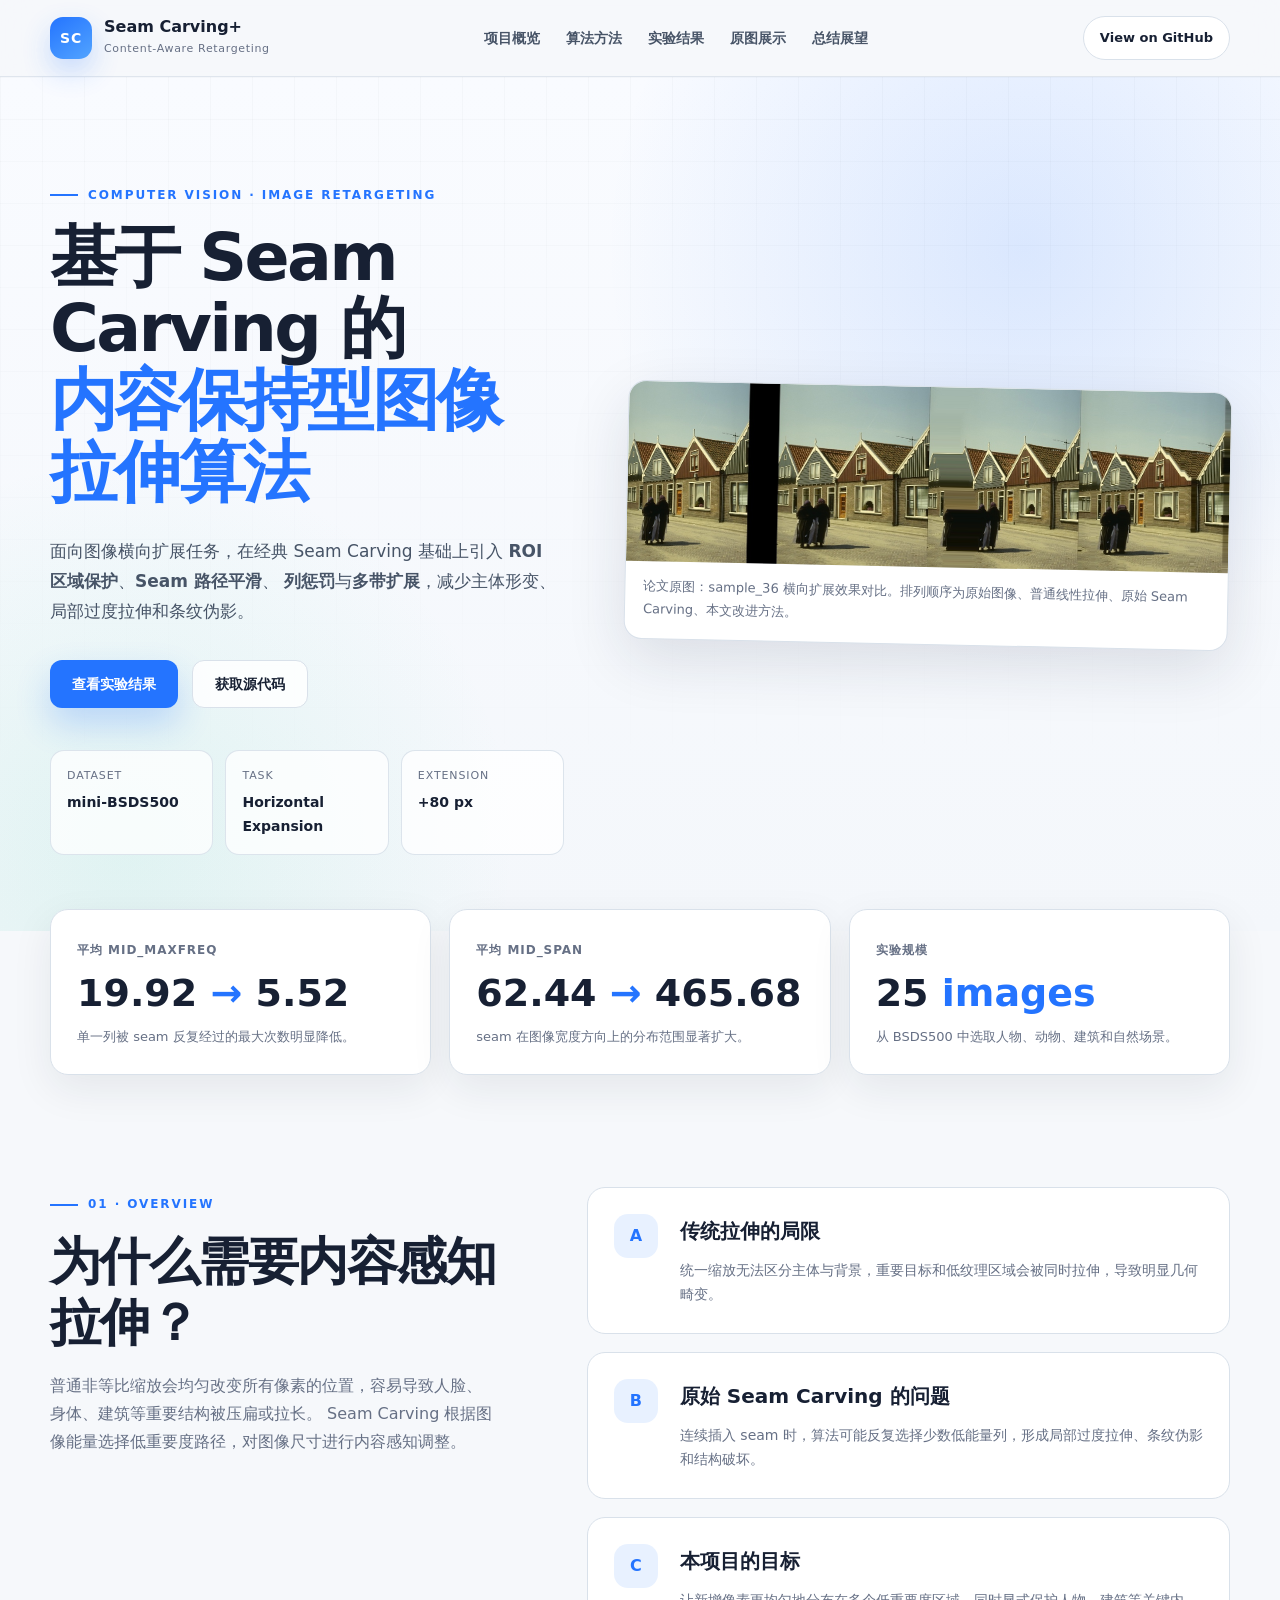
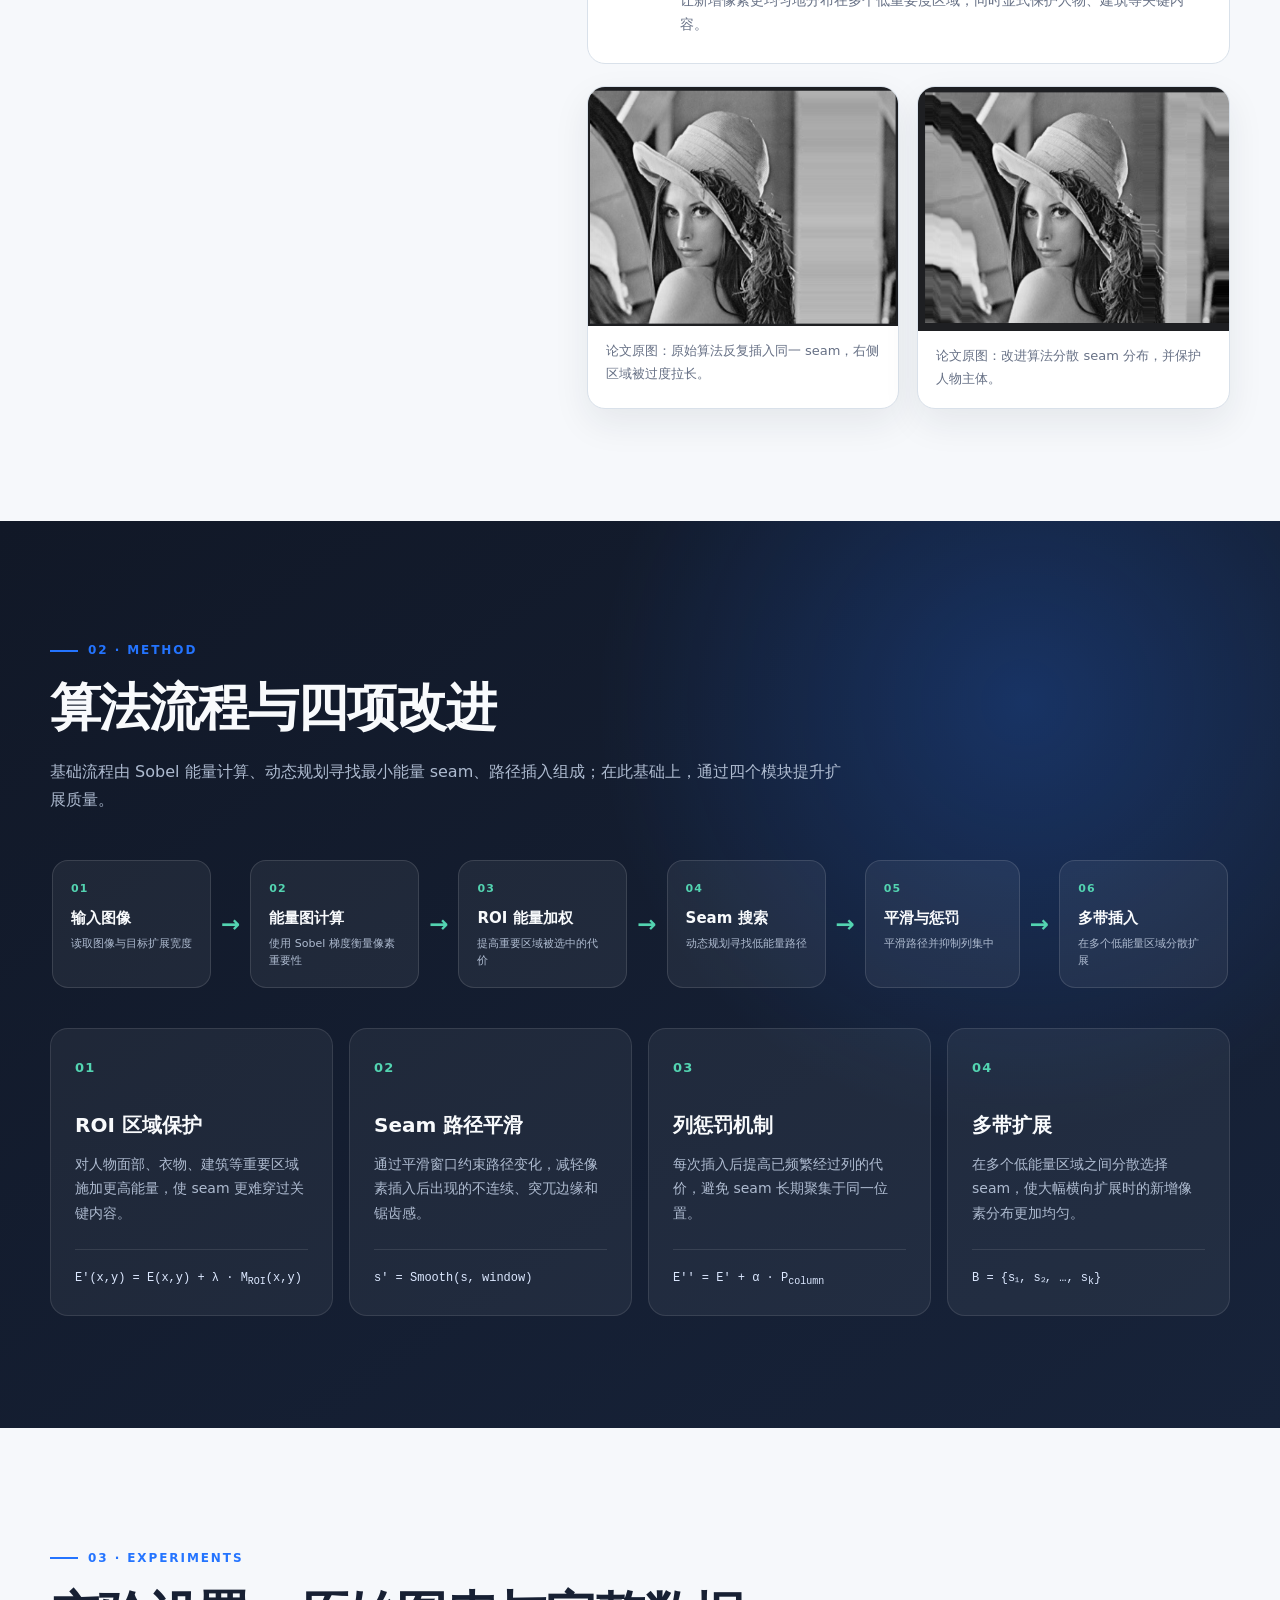
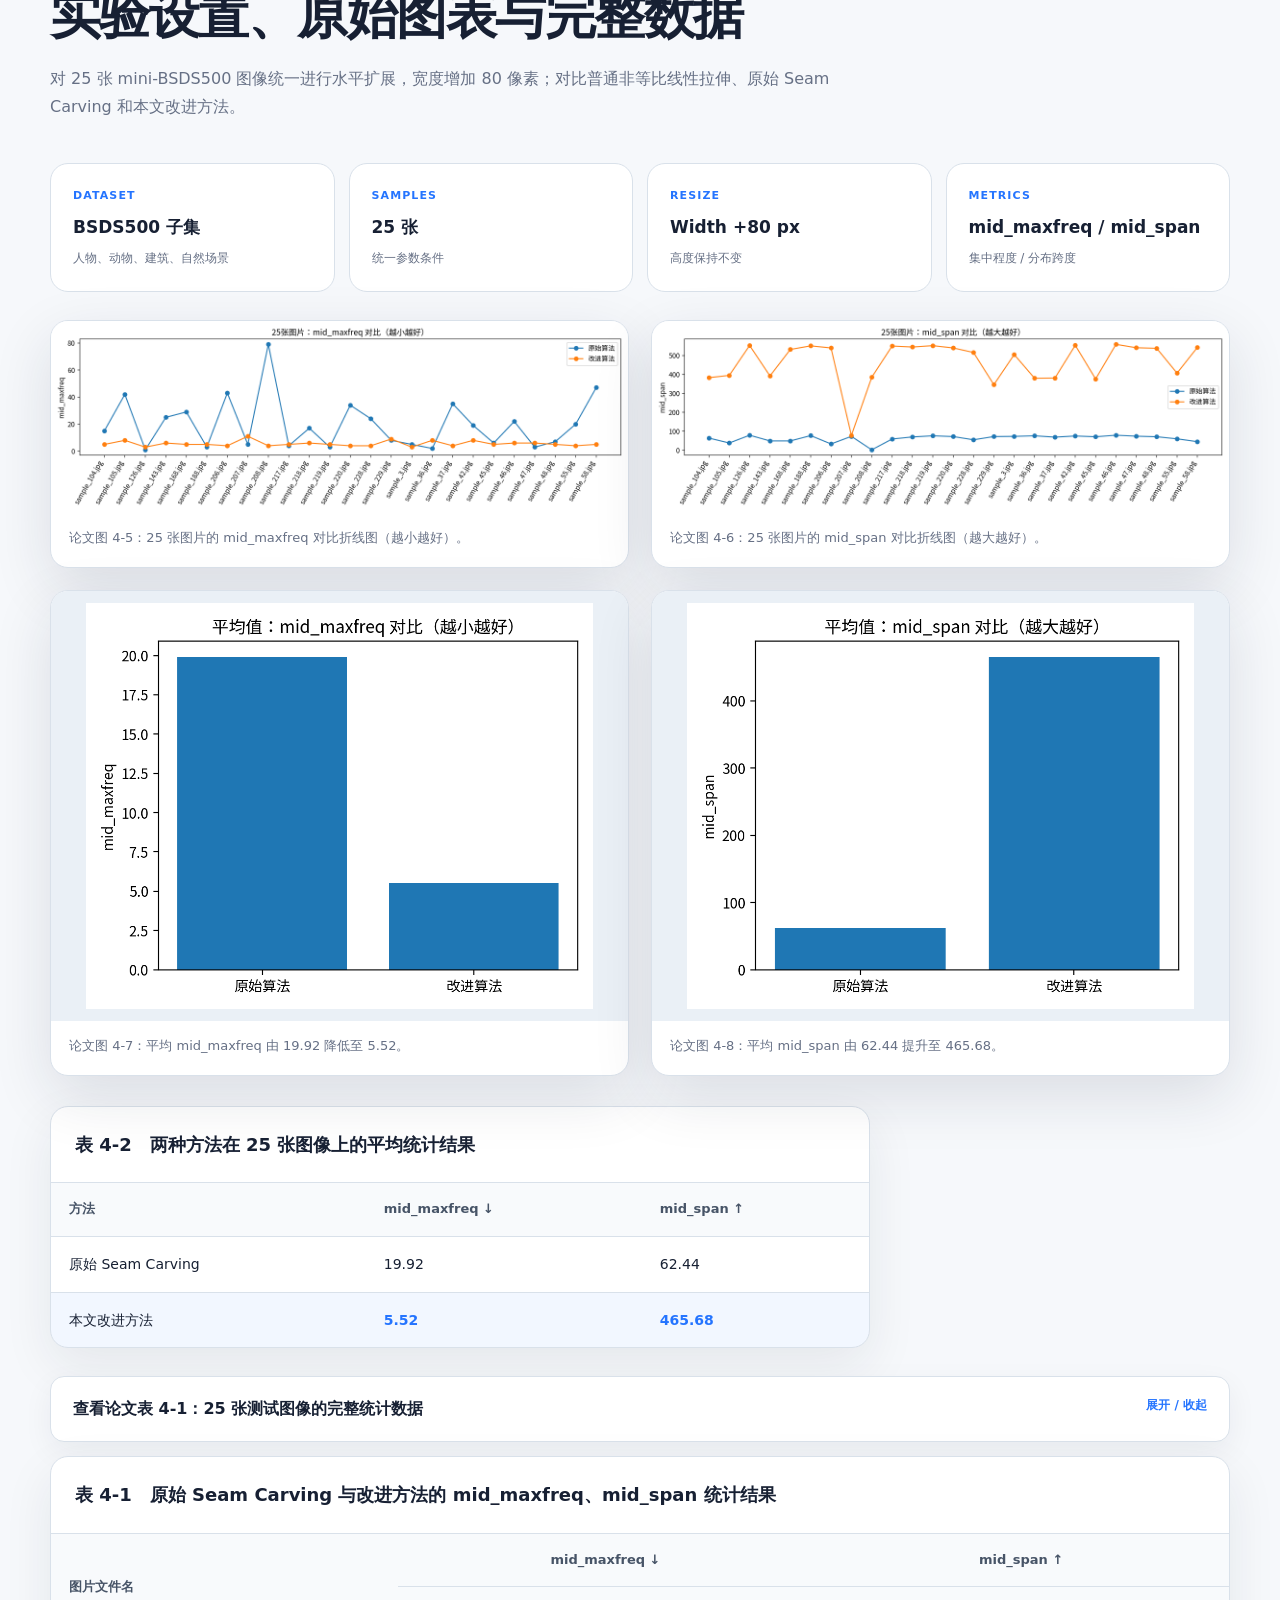
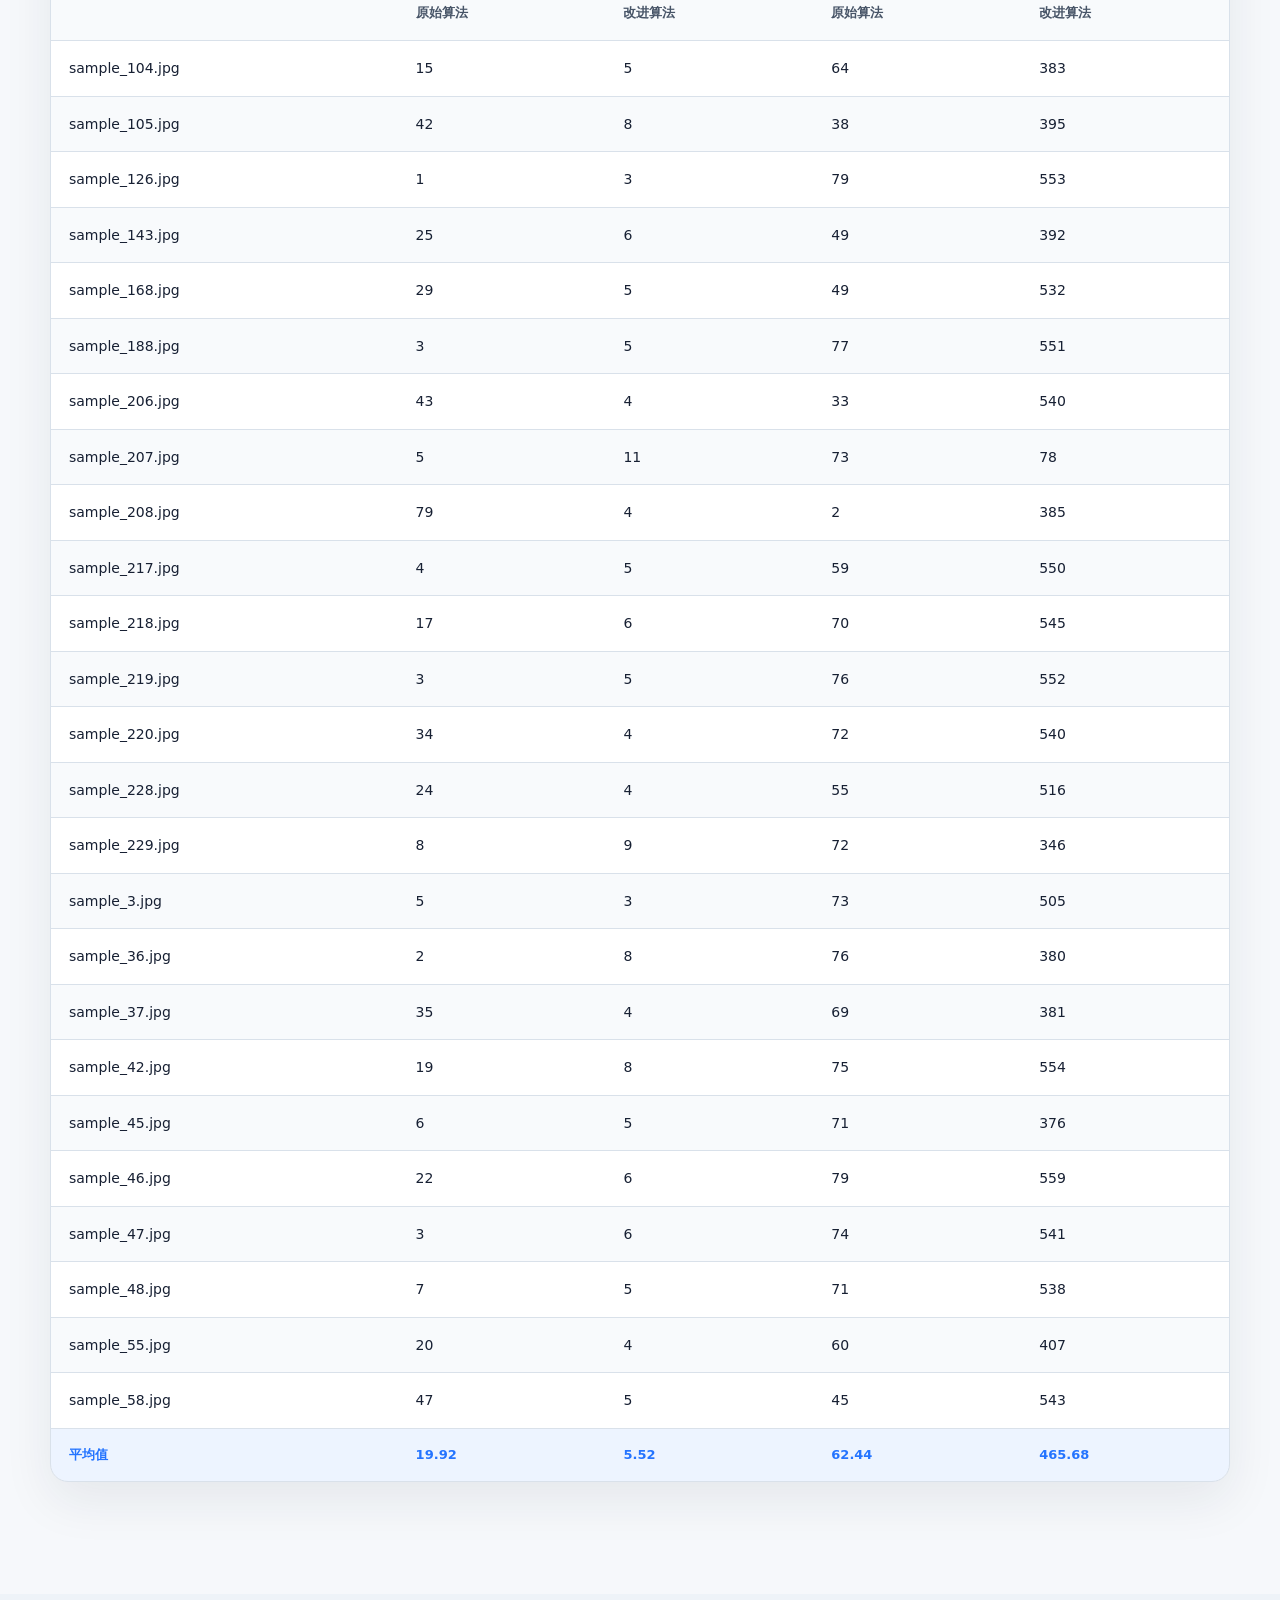
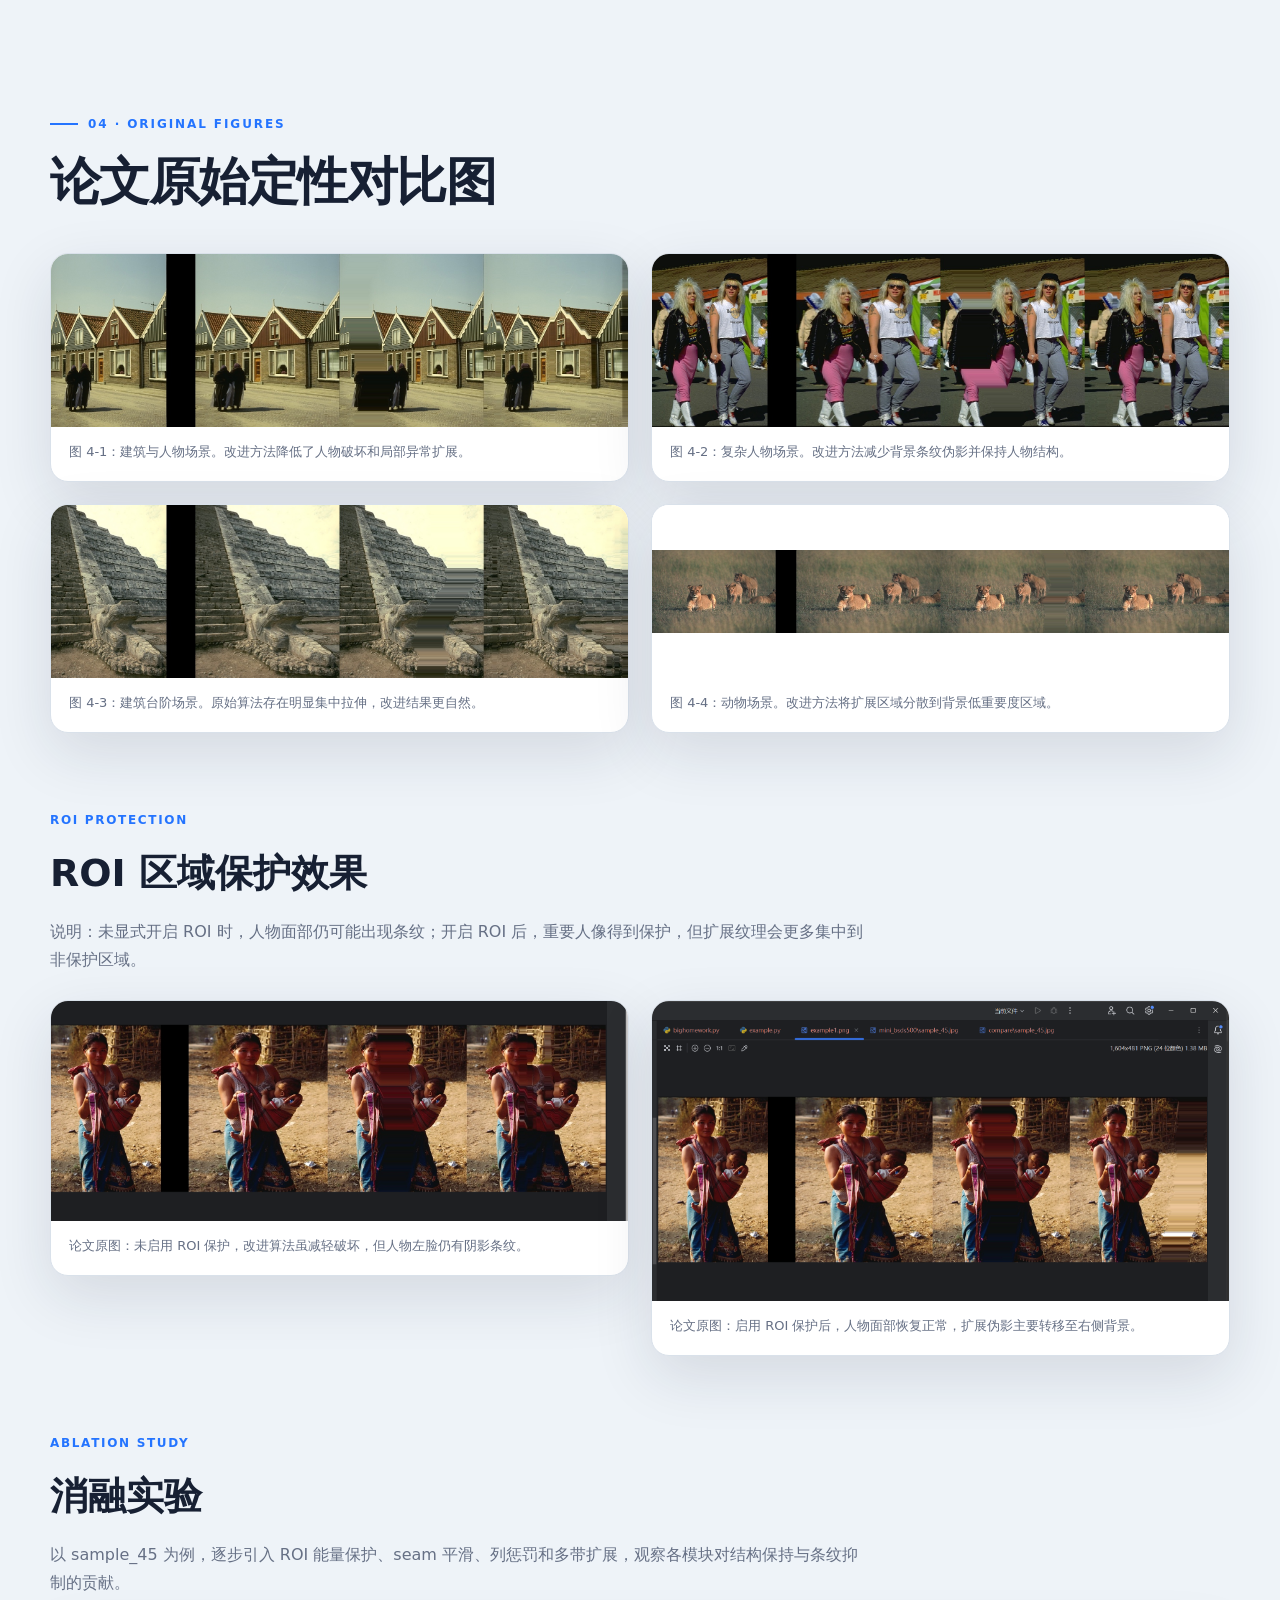
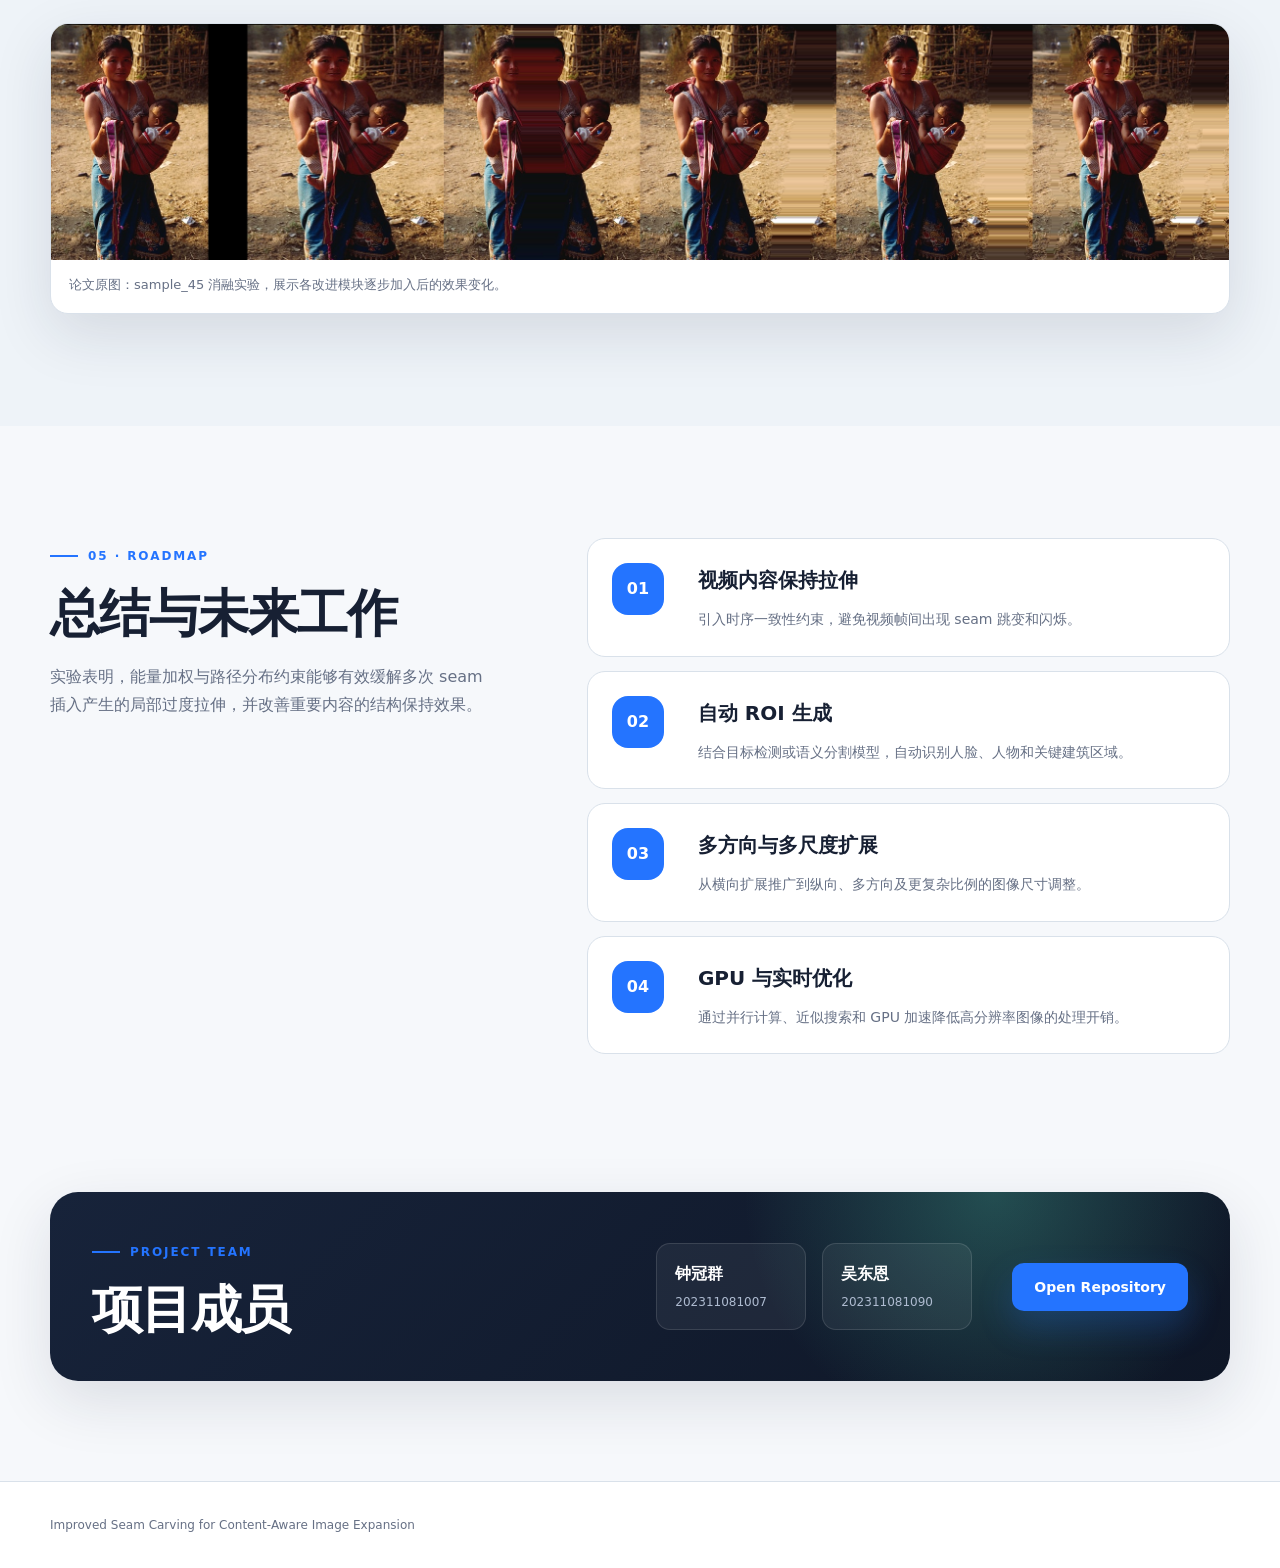
<file: index.html>
<!DOCTYPE html>
<html lang="zh-CN">
<head>
  <meta charset="UTF-8" />
  <meta name="viewport" content="width=device-width, initial-scale=1.0" />
  <meta name="description" content="基于 Seam Carving 的内容保持型图像拉伸算法项目介绍网页。页面使用论文中的原始实验图片、折线图、柱状图和实验表格。" />
  <title>基于 Seam Carving 的内容保持型图像拉伸算法</title>
  <link rel="stylesheet" href="style.css" />
</head>
<body>
  <a class="skip-link" href="#main">跳到正文</a>

  <header class="site-header">
    <div class="container nav-wrap">
      <a class="brand" href="#top" aria-label="返回页面顶部">
        <span class="brand-mark">SC</span>
        <span>
          <strong>Seam Carving+</strong>
          <small>Content-Aware Retargeting</small>
        </span>
      </a>

      <nav class="site-nav" aria-label="主导航">
        <a href="#overview">项目概览</a>
        <a href="#method">算法方法</a>
        <a href="#results">实验结果</a>
        <a href="#gallery">原图展示</a>
        <a href="#future">总结展望</a>
      </nav>

      <a class="nav-button" href="https://github.com/cyrene-miniboom/DIP_seam-carving" target="_blank" rel="noreferrer">View on GitHub</a>
    </div>
  </header>

  <main id="main">
    <section class="hero" id="top">
      <div class="hero-grid container">
        <div class="hero-copy">
          <span class="eyebrow">COMPUTER VISION · IMAGE RETARGETING</span>
          <h1>基于 Seam Carving 的<br /><span>内容保持型图像拉伸算法</span></h1>
          <p class="hero-lead">
            面向图像横向扩展任务，在经典 Seam Carving 基础上引入
            <strong>ROI 区域保护</strong>、<strong>Seam 路径平滑</strong>、
            <strong>列惩罚</strong>与<strong>多带扩展</strong>，减少主体形变、局部过度拉伸和条纹伪影。
          </p>

          <div class="hero-actions">
            <a class="button button-primary" href="#results">查看实验结果</a>
            <a class="button button-secondary" href="https://github.com/cyrene-miniboom/DIP_seam-carving" target="_blank" rel="noreferrer">获取源代码</a>
          </div>

          <div class="hero-meta" aria-label="项目信息">
            <div><span>Dataset</span><strong>mini-BSDS500</strong></div>
            <div><span>Task</span><strong>Horizontal Expansion</strong></div>
            <div><span>Extension</span><strong>+80 px</strong></div>
          </div>
        </div>

        <figure class="media-frame media-frame-hero paper-figure">
          <img src="images/sample-36-comparison.png" alt="论文中 sample_36 的原图、普通拉伸、原始 Seam Carving 和改进方法横向扩展结果对比" />
          <figcaption>
            论文原图：sample_36 横向扩展效果对比。排列顺序为原始图像、普通线性拉伸、原始 Seam Carving、本文改进方法。
          </figcaption>
        </figure>
      </div>
    </section>

    <section class="stats-section" aria-label="核心实验指标">
      <div class="container stats-grid">
        <article class="stat-card">
          <span class="stat-label">平均 mid_maxfreq</span>
          <strong>19.92 <i>→</i> 5.52</strong>
          <p>单一列被 seam 反复经过的最大次数明显降低。</p>
        </article>
        <article class="stat-card">
          <span class="stat-label">平均 mid_span</span>
          <strong>62.44 <i>→</i> 465.68</strong>
          <p>seam 在图像宽度方向上的分布范围显著扩大。</p>
        </article>
        <article class="stat-card">
          <span class="stat-label">实验规模</span>
          <strong>25 <i>images</i></strong>
          <p>从 BSDS500 中选取人物、动物、建筑和自然场景。</p>
        </article>
      </div>
    </section>

    <section class="section" id="overview">
      <div class="container split-layout">
        <div class="section-heading sticky-heading">
          <span class="eyebrow">01 · OVERVIEW</span>
          <h2>为什么需要内容感知拉伸？</h2>
          <p>
            普通非等比缩放会均匀改变所有像素的位置，容易导致人脸、身体、建筑等重要结构被压扁或拉长。
            Seam Carving 根据图像能量选择低重要度路径，对图像尺寸进行内容感知调整。
          </p>
        </div>

        <div class="content-stack">
          <article class="feature-row">
            <span class="feature-index">A</span>
            <div><h3>传统拉伸的局限</h3><p>统一缩放无法区分主体与背景，重要目标和低纹理区域会被同时拉伸，导致明显几何畸变。</p></div>
          </article>
          <article class="feature-row">
            <span class="feature-index">B</span>
            <div><h3>原始 Seam Carving 的问题</h3><p>连续插入 seam 时，算法可能反复选择少数低能量列，形成局部过度拉伸、条纹伪影和结构破坏。</p></div>
          </article>
          <article class="feature-row">
            <span class="feature-index">C</span>
            <div><h3>本项目的目标</h3><p>让新增像素更均匀地分布在多个低重要度区域，同时显式保护人物、建筑等关键内容。</p></div>
          </article>

          <div class="before-after-grid">
            <figure class="media-frame paper-figure compact-figure">
              <img src="images/lenna-original-result.png" alt="论文中的 Lenna 原始 Seam Carving 扩展结果" />
              <figcaption>论文原图：原始算法反复插入同一 seam，右侧区域被过度拉长。</figcaption>
            </figure>
            <figure class="media-frame paper-figure compact-figure">
              <img src="images/lenna-improved-result.png" alt="论文中的 Lenna 改进 Seam Carving 扩展结果" />
              <figcaption>论文原图：改进算法分散 seam 分布，并保护人物主体。</figcaption>
            </figure>
          </div>
        </div>
      </div>
    </section>

    <section class="section section-dark" id="method">
      <div class="container">
        <div class="section-heading section-heading-wide">
          <span class="eyebrow">02 · METHOD</span>
          <h2>算法流程与四项改进</h2>
          <p>基础流程由 Sobel 能量计算、动态规划寻找最小能量 seam、路径插入组成；在此基础上，通过四个模块提升扩展质量。</p>
        </div>

        <div class="process-flow" aria-label="改进 Seam Carving 算法流程">
          <div><span>01</span><strong>输入图像</strong><small>读取图像与目标扩展宽度</small></div>
          <b>→</b>
          <div><span>02</span><strong>能量图计算</strong><small>使用 Sobel 梯度衡量像素重要性</small></div>
          <b>→</b>
          <div><span>03</span><strong>ROI 能量加权</strong><small>提高重要区域被选中的代价</small></div>
          <b>→</b>
          <div><span>04</span><strong>Seam 搜索</strong><small>动态规划寻找低能量路径</small></div>
          <b>→</b>
          <div><span>05</span><strong>平滑与惩罚</strong><small>平滑路径并抑制列集中</small></div>
          <b>→</b>
          <div><span>06</span><strong>多带插入</strong><small>在多个低能量区域分散扩展</small></div>
        </div>

        <div class="method-grid">
          <article class="method-card">
            <span class="method-number">01</span>
            <h3>ROI 区域保护</h3>
            <p>对人物面部、衣物、建筑等重要区域施加更高能量，使 seam 更难穿过关键内容。</p>
            <code>E'(x,y) = E(x,y) + λ · M<sub>ROI</sub>(x,y)</code>
          </article>
          <article class="method-card">
            <span class="method-number">02</span>
            <h3>Seam 路径平滑</h3>
            <p>通过平滑窗口约束路径变化，减轻像素插入后出现的不连续、突兀边缘和锯齿感。</p>
            <code>s' = Smooth(s, window)</code>
          </article>
          <article class="method-card">
            <span class="method-number">03</span>
            <h3>列惩罚机制</h3>
            <p>每次插入后提高已频繁经过列的代价，避免 seam 长期聚集于同一位置。</p>
            <code>E'' = E' + α · P<sub>column</sub></code>
          </article>
          <article class="method-card">
            <span class="method-number">04</span>
            <h3>多带扩展</h3>
            <p>在多个低能量区域之间分散选择 seam，使大幅横向扩展时的新增像素分布更加均匀。</p>
            <code>B = {s₁, s₂, …, s<sub>k</sub>}</code>
          </article>
        </div>
      </div>
    </section>

    <section class="section" id="results">
      <div class="container">
        <div class="section-heading section-heading-wide">
          <span class="eyebrow">03 · EXPERIMENTS</span>
          <h2>实验设置、原始图表与完整数据</h2>
          <p>对 25 张 mini-BSDS500 图像统一进行水平扩展，宽度增加 80 像素；对比普通非等比线性拉伸、原始 Seam Carving 和本文改进方法。</p>
        </div>

        <div class="experiment-info">
          <article><span>Dataset</span><strong>BSDS500 子集</strong><p>人物、动物、建筑、自然场景</p></article>
          <article><span>Samples</span><strong>25 张</strong><p>统一参数条件</p></article>
          <article><span>Resize</span><strong>Width +80 px</strong><p>高度保持不变</p></article>
          <article><span>Metrics</span><strong>mid_maxfreq / mid_span</strong><p>集中程度 / 分布跨度</p></article>
        </div>

        <div class="chart-grid">
          <figure class="media-frame paper-figure">
            <img src="images/chart-mid-maxfreq-line.png" alt="论文图 4-5：25 张图片的 mid_maxfreq 对比折线图" />
            <figcaption>论文图 4-5：25 张图片的 mid_maxfreq 对比折线图（越小越好）。</figcaption>
          </figure>
          <figure class="media-frame paper-figure">
            <img src="images/chart-mid-span-line.png" alt="论文图 4-6：25 张图片的 mid_span 对比折线图" />
            <figcaption>论文图 4-6：25 张图片的 mid_span 对比折线图（越大越好）。</figcaption>
          </figure>
          <figure class="media-frame paper-figure">
            <img src="images/chart-mid-maxfreq-average.png" alt="论文图 4-7：mid_maxfreq 平均值对比柱状图" />
            <figcaption>论文图 4-7：平均 mid_maxfreq 由 19.92 降低至 5.52。</figcaption>
          </figure>
          <figure class="media-frame paper-figure">
            <img src="images/chart-mid-span-average.png" alt="论文图 4-8：mid_span 平均值对比柱状图" />
            <figcaption>论文图 4-8：平均 mid_span 由 62.44 提升至 465.68。</figcaption>
          </figure>
        </div>

        <div class="metrics-table-wrap summary-table-wrap">
          <table class="metrics-table">
            <caption>表 4-2　两种方法在 25 张图像上的平均统计结果</caption>
            <thead><tr><th>方法</th><th>mid_maxfreq ↓</th><th>mid_span ↑</th></tr></thead>
            <tbody>
              <tr><td>原始 Seam Carving</td><td>19.92</td><td>62.44</td></tr>
              <tr class="highlight-row"><td>本文改进方法</td><td>5.52</td><td>465.68</td></tr>
            </tbody>
          </table>
        </div>

        <details class="full-table" open>
          <summary>查看论文表 4-1：25 张测试图像的完整统计数据</summary>
          <div class="metrics-table-wrap">
            <table class="metrics-table detailed-table">
              <caption>表 4-1　原始 Seam Carving 与改进方法的 mid_maxfreq、mid_span 统计结果</caption>
              <thead>
                <tr>
                  <th rowspan="2">图片文件名</th>
                  <th colspan="2">mid_maxfreq ↓</th>
                  <th colspan="2">mid_span ↑</th>
                </tr>
                <tr>
                  <th>原始算法</th><th>改进算法</th><th>原始算法</th><th>改进算法</th>
                </tr>
              </thead>
              <tbody>
                <tr><td>sample_104.jpg</td><td>15</td><td>5</td><td>64</td><td>383</td></tr>
                <tr><td>sample_105.jpg</td><td>42</td><td>8</td><td>38</td><td>395</td></tr>
                <tr><td>sample_126.jpg</td><td>1</td><td>3</td><td>79</td><td>553</td></tr>
                <tr><td>sample_143.jpg</td><td>25</td><td>6</td><td>49</td><td>392</td></tr>
                <tr><td>sample_168.jpg</td><td>29</td><td>5</td><td>49</td><td>532</td></tr>
                <tr><td>sample_188.jpg</td><td>3</td><td>5</td><td>77</td><td>551</td></tr>
                <tr><td>sample_206.jpg</td><td>43</td><td>4</td><td>33</td><td>540</td></tr>
                <tr><td>sample_207.jpg</td><td>5</td><td>11</td><td>73</td><td>78</td></tr>
                <tr><td>sample_208.jpg</td><td>79</td><td>4</td><td>2</td><td>385</td></tr>
                <tr><td>sample_217.jpg</td><td>4</td><td>5</td><td>59</td><td>550</td></tr>
                <tr><td>sample_218.jpg</td><td>17</td><td>6</td><td>70</td><td>545</td></tr>
                <tr><td>sample_219.jpg</td><td>3</td><td>5</td><td>76</td><td>552</td></tr>
                <tr><td>sample_220.jpg</td><td>34</td><td>4</td><td>72</td><td>540</td></tr>
                <tr><td>sample_228.jpg</td><td>24</td><td>4</td><td>55</td><td>516</td></tr>
                <tr><td>sample_229.jpg</td><td>8</td><td>9</td><td>72</td><td>346</td></tr>
                <tr><td>sample_3.jpg</td><td>5</td><td>3</td><td>73</td><td>505</td></tr>
                <tr><td>sample_36.jpg</td><td>2</td><td>8</td><td>76</td><td>380</td></tr>
                <tr><td>sample_37.jpg</td><td>35</td><td>4</td><td>69</td><td>381</td></tr>
                <tr><td>sample_42.jpg</td><td>19</td><td>8</td><td>75</td><td>554</td></tr>
                <tr><td>sample_45.jpg</td><td>6</td><td>5</td><td>71</td><td>376</td></tr>
                <tr><td>sample_46.jpg</td><td>22</td><td>6</td><td>79</td><td>559</td></tr>
                <tr><td>sample_47.jpg</td><td>3</td><td>6</td><td>74</td><td>541</td></tr>
                <tr><td>sample_48.jpg</td><td>7</td><td>5</td><td>71</td><td>538</td></tr>
                <tr><td>sample_55.jpg</td><td>20</td><td>4</td><td>60</td><td>407</td></tr>
                <tr><td>sample_58.jpg</td><td>47</td><td>5</td><td>45</td><td>543</td></tr>
              </tbody>
              <tfoot><tr><th>平均值</th><th>19.92</th><th>5.52</th><th>62.44</th><th>465.68</th></tr></tfoot>
            </table>
          </div>
        </details>
      </div>
    </section>

    <section class="section section-soft" id="gallery">
      <div class="container">
        <div class="section-heading section-heading-wide">
          <span class="eyebrow">04 · ORIGINAL FIGURES</span>
          <h2>论文原始定性对比图</h2>
        </div>

        <div class="original-gallery">
          <figure class="media-frame paper-figure">
            <img src="images/sample-36-comparison.png" alt="论文中建筑与人物样本的四种方法对比" />
            <figcaption>图 4-1：建筑与人物场景。改进方法降低了人物破坏和局部异常扩展。</figcaption>
          </figure>
          <figure class="media-frame paper-figure">
            <img src="images/sample-105-comparison.png" alt="论文中双人样本的四种方法对比" />
            <figcaption>图 4-2：复杂人物场景。改进方法减少背景条纹伪影并保持人物结构。</figcaption>
          </figure>
          <figure class="media-frame paper-figure">
            <img src="images/sample-stairs-comparison.png" alt="论文中建筑台阶样本的四种方法对比" />
            <figcaption>图 4-3：建筑台阶场景。原始算法存在明显集中拉伸，改进结果更自然。</figcaption>
          </figure>
          <figure class="media-frame paper-figure">
            <img src="images/sample-animals-comparison.png" alt="论文中动物样本的四种方法对比" />
            <figcaption>图 4-4：动物场景。改进方法将扩展区域分散到背景低重要度区域。</figcaption>
          </figure>
        </div>

        <div class="subsection-heading">
          <span>ROI PROTECTION</span>
          <h3>ROI 区域保护效果</h3>
          <p>说明：未显式开启 ROI 时，人物面部仍可能出现条纹；开启 ROI 后，重要人像得到保护，但扩展纹理会更多集中到非保护区域。</p>
        </div>

        <div class="roi-grid">
          <figure class="media-frame paper-figure">
            <img src="images/roi-without-protection.png" alt="论文中未启用 ROI 区域保护的人像扩展对比" />
            <figcaption>论文原图：未启用 ROI 保护，改进算法虽减轻破坏，但人物左脸仍有阴影条纹。</figcaption>
          </figure>
          <figure class="media-frame paper-figure">
            <img src="images/roi-with-protection.png" alt="论文中启用 ROI 区域保护的人像扩展对比" />
            <figcaption>论文原图：启用 ROI 保护后，人物面部恢复正常，扩展伪影主要转移至右侧背景。</figcaption>
          </figure>
        </div>

        <div class="subsection-heading">
          <span>ABLATION STUDY</span>
          <h3>消融实验</h3>
          <p>以 sample_45 为例，逐步引入 ROI 能量保护、seam 平滑、列惩罚和多带扩展，观察各模块对结构保持与条纹抑制的贡献。</p>
        </div>

        <figure class="media-frame paper-figure ablation-figure">
          <img src="images/ablation-sample45.png" alt="论文中的 sample_45 消融实验原图" />
          <figcaption>论文原图：sample_45 消融实验，展示各改进模块逐步加入后的效果变化。</figcaption>
        </figure>
      </div>
    </section>

    <section class="section" id="future">
      <div class="container split-layout">
        <div class="section-heading sticky-heading">
          <span class="eyebrow">05 · ROADMAP</span>
          <h2>总结与未来工作</h2>
          <p>实验表明，能量加权与路径分布约束能够有效缓解多次 seam 插入产生的局部过度拉伸，并改善重要内容的结构保持效果。</p>
        </div>

        <div class="roadmap">
          <article><span>01</span><div><h3>视频内容保持拉伸</h3><p>引入时序一致性约束，避免视频帧间出现 seam 跳变和闪烁。</p></div></article>
          <article><span>02</span><div><h3>自动 ROI 生成</h3><p>结合目标检测或语义分割模型，自动识别人脸、人物和关键建筑区域。</p></div></article>
          <article><span>03</span><div><h3>多方向与多尺度扩展</h3><p>从横向扩展推广到纵向、多方向及更复杂比例的图像尺寸调整。</p></div></article>
          <article><span>04</span><div><h3>GPU 与实时优化</h3><p>通过并行计算、近似搜索和 GPU 加速降低高分辨率图像的处理开销。</p></div></article>
        </div>
      </div>
    </section>

    <section class="team-section">
      <div class="container team-card">
        <div><span class="eyebrow">PROJECT TEAM</span><h2>项目成员</h2></div>
        <div class="team-members">
          <article><strong>钟冠群</strong><span>202311081007</span></article>
          <article><strong>吴东恩</strong><span>202311081090</span></article>
        </div>
        <a class="button button-primary" href="https://github.com/cyrene-miniboom/DIP_seam-carving" target="_blank" rel="noreferrer">Open Repository</a>
      </div>
    </section>
  </main>

  <footer class="site-footer">
    <div class="container footer-wrap">
      <p>Improved Seam Carving for Content-Aware Image Expansion</p>
    </div>
  </footer>
</body>
</html>
</file>
<file: style.css>
:root {
  --bg: #f6f8fb;
  --surface: #ffffff;
  --surface-soft: #eef3f8;
  --ink: #172033;
  --muted: #667085;
  --line: #d9e1ea;
  --primary: #2474ff;
  --primary-deep: #1557c8;
  --accent: #53d4b1;
  --dark: #111827;
  --shadow: 0 20px 60px rgba(21, 35, 56, 0.12);
  --radius-lg: 28px;
  --radius-md: 18px;
  --container: 1180px;
}

* { box-sizing: border-box; }
html { scroll-behavior: smooth; }
body {
  margin: 0;
  color: var(--ink);
  background: var(--bg);
  font-family: Inter, "PingFang SC", "Microsoft YaHei", system-ui, -apple-system, BlinkMacSystemFont, "Segoe UI", sans-serif;
  line-height: 1.75;
  -webkit-font-smoothing: antialiased;
}
img { display: block; max-width: 100%; }
a { color: inherit; text-decoration: none; }
code { font-family: "SFMono-Regular", Consolas, "Liberation Mono", monospace; }
.container { width: min(calc(100% - 40px), var(--container)); margin-inline: auto; }

.skip-link { position: fixed; top: 12px; left: 12px; z-index: 100; padding: 10px 14px; border-radius: 8px; background: #fff; transform: translateY(-150%); }
.skip-link:focus { transform: translateY(0); }

.site-header { position: sticky; top: 0; z-index: 50; border-bottom: 1px solid rgba(217,225,234,.82); background: rgba(246,248,251,.88); backdrop-filter: blur(18px); }
.nav-wrap { min-height: 76px; display: flex; align-items: center; justify-content: space-between; gap: 24px; }
.brand { display: inline-flex; align-items: center; gap: 12px; }
.brand-mark { display: grid; place-items: center; width: 42px; height: 42px; border-radius: 13px; color: #fff; background: linear-gradient(145deg,var(--primary),#52a4ff); font-size: 14px; font-weight: 800; letter-spacing: .06em; box-shadow: 0 12px 28px rgba(36,116,255,.24); }
.brand strong,.brand small { display: block; }
.brand strong { line-height: 1.2; }
.brand small { margin-top: 3px; color: var(--muted); font-size: 11px; letter-spacing: .06em; }
.site-nav { display: flex; align-items: center; gap: 26px; color: #475467; font-size: 14px; font-weight: 600; }
.site-nav a,.nav-button,.button { transition: .22s ease; }
.site-nav a:hover { color: var(--primary); }
.nav-button { padding: 10px 16px; border: 1px solid var(--line); border-radius: 999px; background: #fff; font-size: 13px; font-weight: 700; }
.nav-button:hover { border-color: var(--primary); color: var(--primary); }

.hero { position: relative; overflow: hidden; padding: 100px 0 76px; background: radial-gradient(circle at 80% 20%,rgba(36,116,255,.14),transparent 34%), radial-gradient(circle at 10% 90%,rgba(83,212,177,.13),transparent 28%), linear-gradient(180deg,#f9fbff 0%,#f4f7fb 100%); }
.hero::before { content:""; position:absolute; inset:0; pointer-events:none; background-image:linear-gradient(rgba(23,32,51,.03) 1px,transparent 1px),linear-gradient(90deg,rgba(23,32,51,.03) 1px,transparent 1px); background-size:42px 42px; mask-image:linear-gradient(to bottom,rgba(0,0,0,.75),transparent 85%); }
.hero-grid { position: relative; display: grid; grid-template-columns: minmax(0,.92fr) minmax(0,1.08fr); align-items: center; gap: 62px; }
.eyebrow { display: inline-flex; align-items: center; gap: 10px; margin-bottom: 16px; color: var(--primary); font-size: 12px; font-weight: 800; letter-spacing: .16em; }
.eyebrow::before { content:""; width:28px; height:2px; background:currentColor; }
.hero h1 { margin:0; font-size:clamp(42px,5.2vw,72px); line-height:1.08; letter-spacing:-.04em; }
.hero h1 span { color: var(--primary); }
.hero-lead { max-width:690px; margin:28px 0 0; color:#475467; font-size:17px; }
.hero-actions { display:flex; flex-wrap:wrap; gap:14px; margin-top:34px; }
.button { display:inline-flex; align-items:center; justify-content:center; min-height:48px; padding:0 22px; border-radius:12px; font-size:14px; font-weight:800; }
.button-primary { color:#fff; background:var(--primary); box-shadow:0 16px 34px rgba(36,116,255,.24); }
.button-primary:hover { background:var(--primary-deep); transform:translateY(-2px); }
.button-secondary { border:1px solid var(--line); background:rgba(255,255,255,.85); }
.button-secondary:hover { border-color:var(--primary); color:var(--primary); transform:translateY(-2px); }
.hero-meta { display:grid; grid-template-columns:repeat(3,minmax(0,1fr)); gap:12px; margin-top:42px; }
.hero-meta div { padding:15px 16px; border:1px solid rgba(217,225,234,.9); border-radius:14px; background:rgba(255,255,255,.76); }
.hero-meta span,.hero-meta strong { display:block; }
.hero-meta span { color:var(--muted); font-size:11px; letter-spacing:.08em; text-transform:uppercase; }
.hero-meta strong { margin-top:4px; font-size:14px; }

.media-frame { margin:0; overflow:hidden; border:1px solid var(--line); border-radius:var(--radius-md); background:var(--surface); box-shadow:var(--shadow); }
.media-frame img { width:100%; height:auto; background:#eaf0f6; }
.media-frame figcaption { padding:14px 18px 17px; color:var(--muted); font-size:13px; }
.paper-figure img { object-fit:contain; }
.media-frame-hero { transform:rotate(1.2deg); }
.media-frame-hero:hover { transform:rotate(0deg) translateY(-4px); transition:.28s ease; }
.compact-figure { box-shadow:0 14px 36px rgba(23,32,51,.08); }
.before-after-grid { display:grid; grid-template-columns:repeat(2,minmax(0,1fr)); gap:18px; margin-top:4px; }

.stats-section { position:relative; z-index:2; margin-top:-22px; }
.stats-grid { display:grid; grid-template-columns:repeat(3,minmax(0,1fr)); gap:18px; }
.stat-card { padding:25px 26px; border:1px solid var(--line); border-radius:var(--radius-md); background:var(--surface); box-shadow:0 14px 40px rgba(23,32,51,.08); }
.stat-label { color:var(--muted); font-size:12px; font-weight:700; letter-spacing:.08em; text-transform:uppercase; }
.stat-card strong { display:block; margin-top:8px; font-size:clamp(25px,3vw,38px); line-height:1.2; }
.stat-card i { color:var(--primary); font-style:normal; }
.stat-card p { margin:10px 0 0; color:var(--muted); font-size:13px; }

.section { padding:112px 0; }
.section-soft { background:var(--surface-soft); }
.section-dark { color:#f8fafc; background:radial-gradient(circle at 80% 20%,rgba(36,116,255,.25),transparent 34%),linear-gradient(145deg,var(--dark) 0%,#17233a 100%); }
.section-heading { max-width:500px; }
.section-heading-wide { max-width:800px; margin-bottom:42px; }
.section-heading h2,.team-card h2 { margin:0; font-size:clamp(34px,4vw,52px); line-height:1.18; letter-spacing:-.03em; }
.section-heading p { margin:20px 0 0; color:var(--muted); }
.section-dark .section-heading p { color:#aebbd0; }
.split-layout { display:grid; grid-template-columns:minmax(0,.82fr) minmax(0,1.18fr); gap:90px; align-items:start; }
.sticky-heading { position:sticky; top:124px; }
.content-stack { display:grid; gap:18px; }
.feature-row { display:grid; grid-template-columns:auto 1fr; gap:22px; padding:26px; border:1px solid var(--line); border-radius:var(--radius-md); background:var(--surface); }
.feature-index { display:grid; place-items:center; width:44px; height:44px; border-radius:14px; color:var(--primary); background:rgba(36,116,255,.1); font-weight:900; }
.feature-row h3,.method-card h3,.roadmap h3 { margin:0; font-size:20px; }
.feature-row p,.method-card p,.roadmap p { margin:9px 0 0; color:var(--muted); font-size:14px; }

.process-flow { display:grid; grid-template-columns:repeat(11,auto); align-items:stretch; gap:10px; margin-bottom:28px; overflow-x:auto; padding:4px 2px 12px; }
.process-flow > div { min-width:155px; padding:18px; border:1px solid rgba(255,255,255,.12); border-radius:16px; background:rgba(255,255,255,.06); }
.process-flow > b { display:grid; place-items:center; color:var(--accent); font-size:23px; }
.process-flow span,.process-flow strong,.process-flow small { display:block; }
.process-flow span { color:var(--accent); font-size:11px; font-weight:900; letter-spacing:.1em; }
.process-flow strong { margin-top:7px; font-size:15px; }
.process-flow small { margin-top:5px; color:#aebbd0; font-size:11px; line-height:1.5; }
.method-grid { display:grid; grid-template-columns:repeat(4,minmax(0,1fr)); gap:16px; }
.method-card { min-height:286px; padding:24px; border:1px solid rgba(255,255,255,.1); border-radius:var(--radius-md); background:rgba(255,255,255,.055); }
.method-number { display:inline-flex; margin-bottom:28px; color:var(--accent); font-size:13px; font-weight:900; letter-spacing:.1em; }
.method-card p { color:#aebbd0; }
.method-card code { display:block; margin-top:24px; padding-top:18px; border-top:1px solid rgba(255,255,255,.1); color:#dce8ff; font-size:12px; overflow-wrap:anywhere; }

.experiment-info { display:grid; grid-template-columns:repeat(4,minmax(0,1fr)); gap:14px; margin-bottom:28px; }
.experiment-info article { padding:22px; border:1px solid var(--line); border-radius:var(--radius-md); background:var(--surface); }
.experiment-info span,.experiment-info strong,.experiment-info p { display:block; }
.experiment-info span { color:var(--primary); font-size:11px; font-weight:800; letter-spacing:.1em; text-transform:uppercase; }
.experiment-info strong { margin-top:8px; font-size:17px; }
.experiment-info p { margin:5px 0 0; color:var(--muted); font-size:12px; }
.chart-grid { display:grid; grid-template-columns:repeat(2,minmax(0,1fr)); gap:22px; }
.chart-grid .media-frame:nth-child(n+3) img { max-height:430px; object-fit:contain; padding:12px; }
.metrics-table-wrap { margin-top:30px; overflow-x:auto; border:1px solid var(--line); border-radius:var(--radius-md); background:var(--surface); box-shadow:0 18px 50px rgba(23,32,51,.08); }
.summary-table-wrap { max-width:820px; }
.metrics-table { width:100%; min-width:760px; border-collapse:collapse; }
.metrics-table caption { padding:22px 24px; text-align:left; font-size:18px; font-weight:800; }
.metrics-table th,.metrics-table td { padding:15px 18px; border-top:1px solid var(--line); text-align:left; white-space:nowrap; }
.metrics-table th { color:#475467; background:#f8fafc; font-size:13px; }
.metrics-table td { font-size:14px; }
.highlight-row { background:rgba(36,116,255,.06); }
.highlight-row td:nth-child(2),.highlight-row td:nth-child(3) { color:var(--primary); font-weight:900; }
.detailed-table { min-width:850px; }
.detailed-table thead tr:first-child th { text-align:center; }
.detailed-table thead tr:first-child th:first-child { text-align:left; }
.detailed-table tbody tr:nth-child(even) { background:#f8fafc; }
.detailed-table tfoot th { color:var(--primary); background:rgba(36,116,255,.08); }
.full-table { margin-top:28px; }
.full-table summary { cursor:pointer; list-style:none; padding:18px 22px; border:1px solid var(--line); border-radius:14px; background:var(--surface); font-weight:800; box-shadow:0 10px 30px rgba(23,32,51,.06); }
.full-table summary::-webkit-details-marker { display:none; }
.full-table summary::after { content:"展开 / 收起"; float:right; color:var(--primary); font-size:12px; }
.full-table .metrics-table-wrap { margin-top:14px; }

.original-gallery { display:grid; grid-template-columns:repeat(2,minmax(0,1fr)); gap:22px; }
.original-gallery .media-frame { display:flex; flex-direction:column; }
.original-gallery img { flex:1; object-fit:contain; background:#fff; }
.subsection-heading { margin:72px 0 26px; max-width:820px; }
.subsection-heading span { color:var(--primary); font-size:12px; font-weight:900; letter-spacing:.14em; }
.subsection-heading h3 { margin:7px 0 0; font-size:clamp(27px,3vw,38px); }
.subsection-heading p { margin:12px 0 0; color:var(--muted); }
.roi-grid { display:grid; grid-template-columns:repeat(2,minmax(0,1fr)); gap:22px; align-items:start; }
.ablation-figure img { max-height:520px; object-fit:contain; background:#fff; }

.roadmap { display:grid; gap:14px; }
.roadmap article { display:grid; grid-template-columns:64px 1fr; gap:22px; padding:24px; border:1px solid var(--line); border-radius:var(--radius-md); background:var(--surface); }
.roadmap article > span { display:grid; place-items:center; width:52px; height:52px; border-radius:16px; color:#fff; background:var(--primary); font-weight:900; }
.team-section { padding:26px 0 100px; }
.team-card { display:grid; grid-template-columns:1fr auto auto; align-items:center; gap:40px; padding:42px; border-radius:var(--radius-lg); color:#fff; background:radial-gradient(circle at 80% 0%,rgba(83,212,177,.28),transparent 26%),linear-gradient(135deg,#17233a,#0e1626); box-shadow:var(--shadow); }
.team-members { display:flex; gap:16px; }
.team-members article { min-width:150px; padding:16px 18px; border:1px solid rgba(255,255,255,.12); border-radius:14px; background:rgba(255,255,255,.06); }
.team-members strong,.team-members span { display:block; }
.team-members span { margin-top:4px; color:#aebbd0; font-size:12px; }
.site-footer { border-top:1px solid var(--line); background:#fff; }
.footer-wrap { min-height:86px; display:flex; align-items:center; justify-content:space-between; gap:20px; color:var(--muted); font-size:12px; }
.footer-wrap code { color:var(--ink); }

@media (max-width:980px) {
  .site-nav { display:none; }
  .hero-grid,.split-layout { grid-template-columns:1fr; }
  .hero-grid { gap:44px; }
  .sticky-heading { position:static; }
  .method-grid,.experiment-info { grid-template-columns:repeat(2,minmax(0,1fr)); }
  .team-card { grid-template-columns:1fr; }
}
@media (max-width:700px) {
  .container { width:min(calc(100% - 24px),var(--container)); }
  .nav-wrap { min-height:66px; }
  .nav-button { display:none; }
  .hero { padding:72px 0 54px; }
  .section { padding:82px 0; }
  .hero-meta,.stats-grid,.method-grid,.experiment-info,.chart-grid,.original-gallery,.roi-grid,.before-after-grid { grid-template-columns:1fr; }
  .hero-actions .button { width:100%; }
  .team-members { flex-direction:column; }
  .footer-wrap { padding:22px 0; flex-direction:column; align-items:flex-start; }
  .media-frame-hero { transform:none; }
}
@media (prefers-reduced-motion:reduce) {
  *,*::before,*::after { scroll-behavior:auto !important; transition:none !important; }
}
</file>
